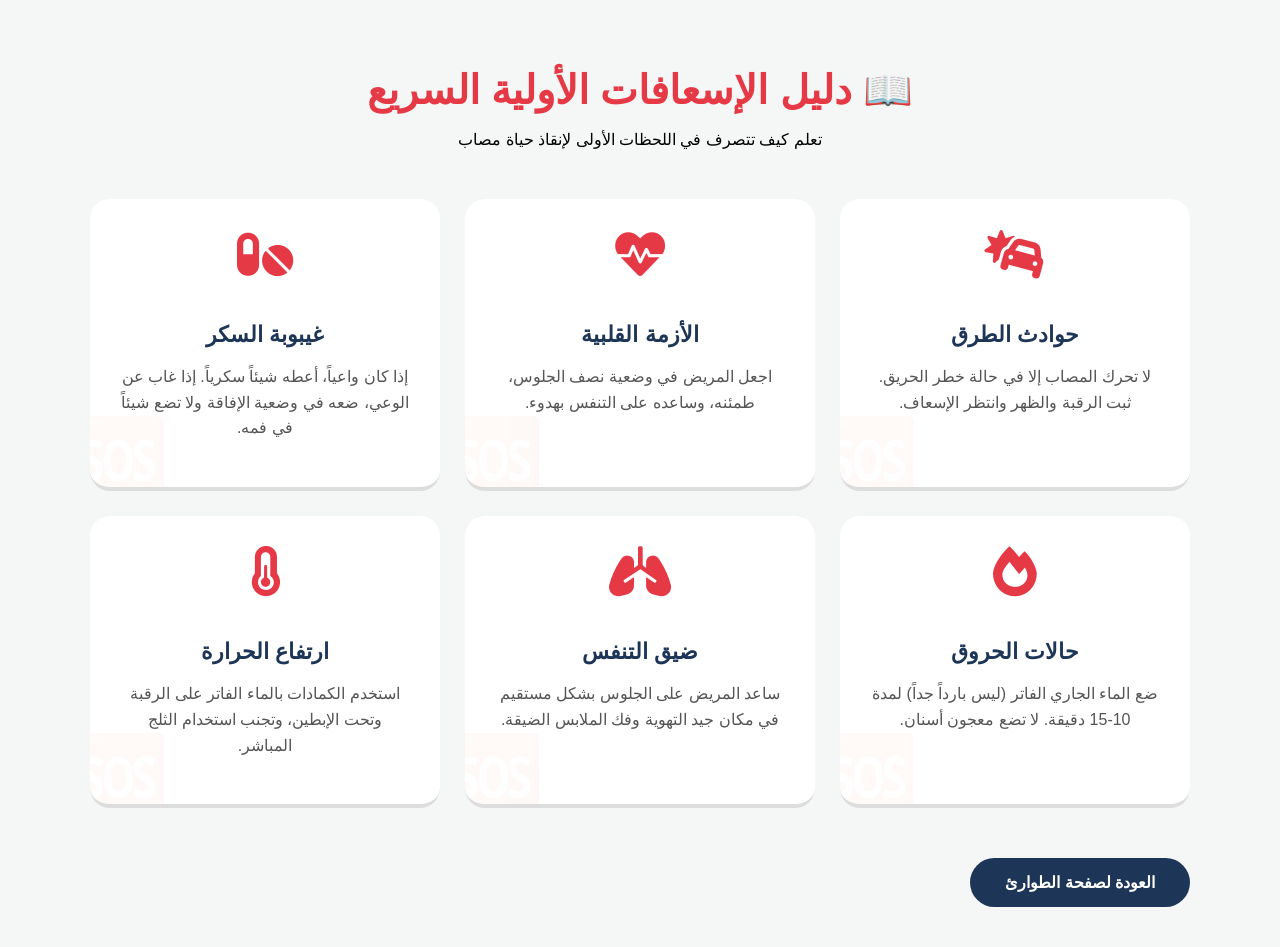
<file: index3.html>
<!DOCTYPE html>
<html lang="ar" dir="rtl">
<head>
    <meta charset="UTF-8">
    <meta name="viewport" content="width=device-width, initial-scale=1.0">
    <title>إرشادات الإسعافات الأولية</title>
    <link rel="stylesheet" href="style3.css">
    <link rel="stylesheet" href="https://cdnjs.cloudflare.com/ajax/libs/font-awesome/6.0.0/css/all.min.css">
</head>
<body>

    <div class="instructions-container">
        <header>
            <h1>📖 دليل الإسعافات الأولية السريع</h1>
            <p>تعلم كيف تتصرف في اللحظات الأولى لإنقاذ حياة مصاب</p>
        </header>

        <div class="cards-grid">
            <div class="info-card red-border">
                <i class="fas fa-car-crash"></i>
                <h3>حوادث الطرق</h3>
                <p>لا تحرك المصاب إلا في حالة خطر الحريق. ثبت الرقبة والظهر وانتظر الإسعاف.</p>
            </div>

            <div class="info-card">
                <i class="fas fa-heartbeat"></i>
                <h3>الأزمة القلبية</h3>
                <p>اجعل المريض في وضعية نصف الجلوس، طمئنه، وساعده على التنفس بهدوء.</p>
            </div>

            <div class="info-card">
                <i class="fas fa-pills"></i>
                <h3>غيبوبة السكر</h3>
                <p>إذا كان واعياً، أعطه شيئاً سكرياً. إذا غاب عن الوعي، ضعه في وضعية الإفاقة ولا تضع شيئاً في فمه.</p>
            </div>

            <div class="info-card">
                <i class="fas fa-fire"></i>
                <h3>حالات الحروق</h3>
                <p>ضع الماء الجاري الفاتر (ليس بارداً جداً) لمدة 10-15 دقيقة. لا تضع معجون أسنان.</p>
            </div>

            <div class="info-card">
                <i class="fas fa-lungs"></i>
                <h3>ضيق التنفس</h3>
                <p>ساعد المريض على الجلوس بشكل مستقيم في مكان جيد التهوية وفك الملابس الضيقة.</p>
            </div>

            <div class="info-card">
                <i class="fas fa-thermometer-half"></i>
                <h3>ارتفاع الحرارة</h3>
                <p>استخدم الكمادات بالماء الفاتر على الرقبة وتحت الإبطين، وتجنب استخدام الثلج المباشر.</p>
            </div>
        </div>

        <footer>
            <a href="index2.html" class="back-btn">العودة لصفحة الطوارئ</a>
        </footer>
    </div>

</body>
</html>
</file>
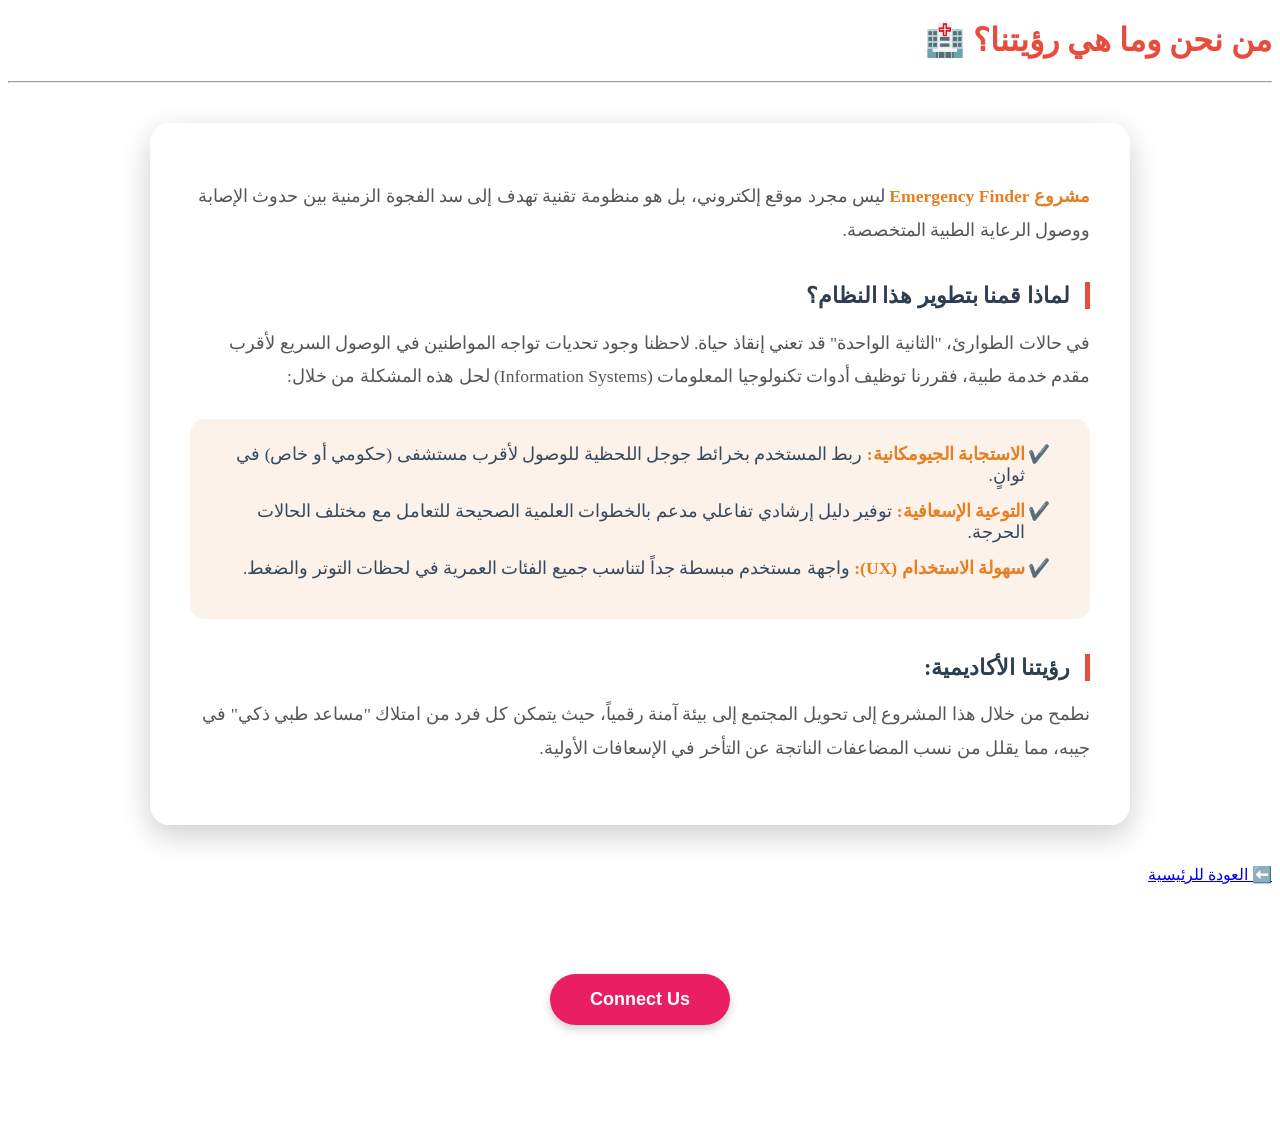
<file: index4.html>
<!DOCTYPE html>
<html lang="ar" dir="rtl">
<head>
    <meta charset="UTF-8">
    <title>لماذا نحن - Emergency Finder</title>
    <link rel="stylesheet" href="style4.css">
</head>
<body>
    <div class="hero-section">
        <div class="about-container">
            <h1 style="color: #e74c3c;">من نحن وما هي رؤيتنا؟ 🏥</h1>
            <hr>
            <div class="about-content">
                <p><strong>مشروع Emergency Finder</strong> ليس مجرد موقع إلكتروني، بل هو منظومة تقنية تهدف إلى سد الفجوة الزمنية بين حدوث الإصابة ووصول الرعاية الطبية المتخصصة.</p>
                
                <h3>لماذا قمنا بتطوير هذا النظام؟</h3>
                <p>في حالات الطوارئ، "الثانية الواحدة" قد تعني إنقاذ حياة. لاحظنا وجود تحديات تواجه المواطنين في الوصول السريع لأقرب مقدم خدمة طبية، فقررنا توظيف أدوات تكنولوجيا المعلومات (Information Systems) لحل هذه المشكلة من خلال:</p>
                
                <ul class="features-list">
                    <li><strong>الاستجابة الجيومكانية:</strong> ربط المستخدم بخرائط جوجل اللحظية للوصول لأقرب مستشفى (حكومي أو خاص) في ثوانٍ.</li>
                    <li><strong>التوعية الإسعافية:</strong> توفير دليل إرشادي تفاعلي مدعم بالخطوات العلمية الصحيحة للتعامل مع مختلف الحالات الحرجة.</li>
                    <li><strong>سهولة الاستخدام (UX):</strong> واجهة مستخدم مبسطة جداً لتناسب جميع الفئات العمرية في لحظات التوتر والضغط.</li>
                </ul>

                <h3>رؤيتنا الأكاديمية:</h3>
                <p>نطمح من خلال هذا المشروع إلى تحويل المجتمع إلى بيئة آمنة رقمياً، حيث يتمكن كل فرد من امتلاك "مساعد طبي ذكي" في جيبه، مما يقلل من نسب المضاعفات الناتجة عن التأخر في الإسعافات الأولية.</p>
            </div>

            <a href="index1.html" class="back-link">⬅️ العودة للرئيسية</a>
        </div>
    </div>
</div> 
    
    <div style="display: flex; justify-content: center; align-items: center; width: 100%; margin-top: 50px; padding-bottom: 50px;">
        <a href="index5.html" style="text-decoration: none;">
            <button type="button" class="connect-btn">Connect Us</button>
        </a>
    </div>

</body>
</html>
</file>
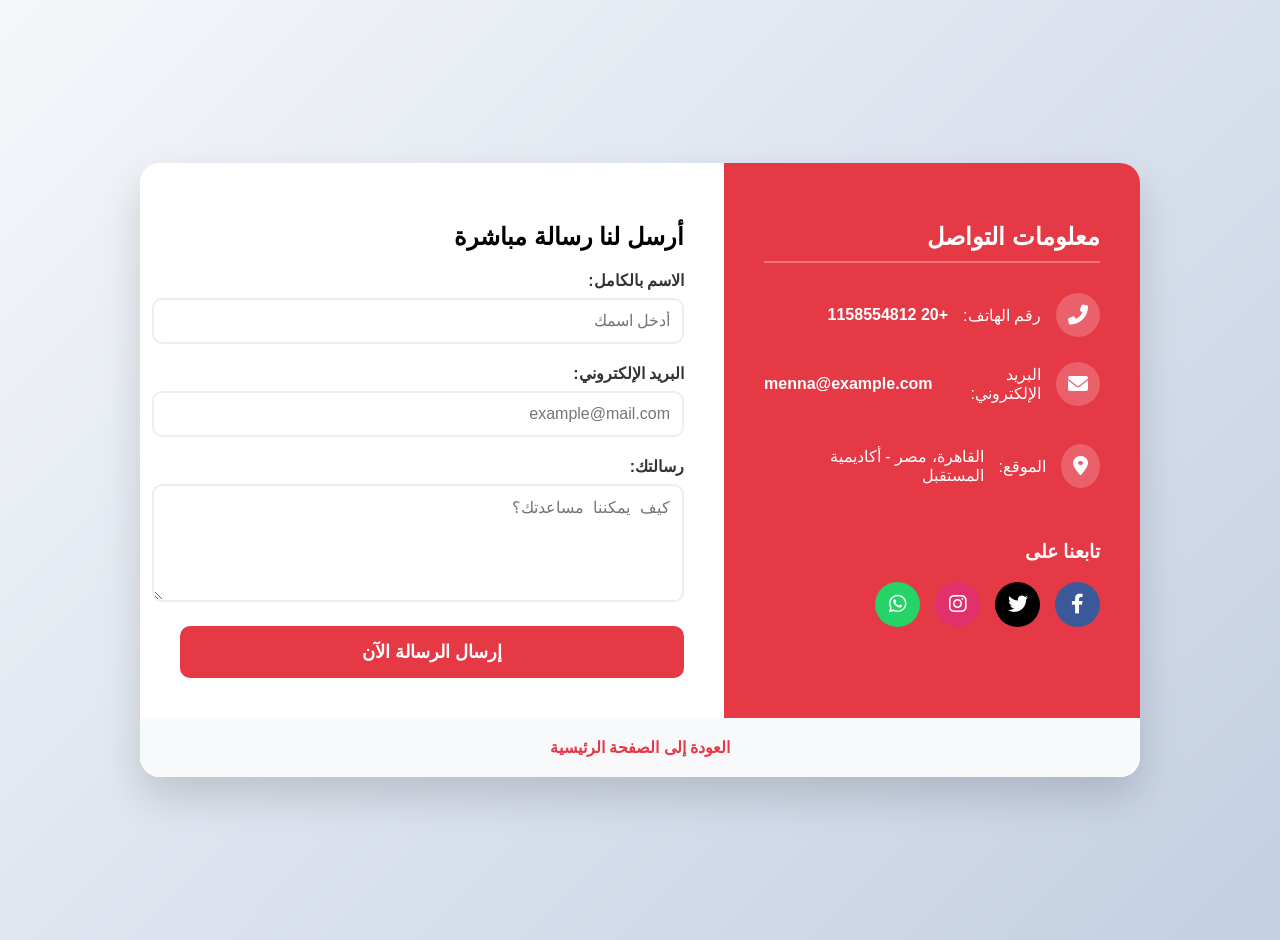
<file: index5.html>
<!DOCTYPE html>
<html lang="ar" dir="rtl">
<head>
    <meta charset="UTF-8">
    <meta name="viewport" content="width=device-width, initial-scale=1.0">
    <title>تواصل معنا - Emergency Finder</title>
    
    <link rel="stylesheet" href="https://cdnjs.cloudflare.com/ajax/libs/font-awesome/6.0.0/css/all.min.css">
    
    <link rel="stylesheet" href="style5.css">
</head>
<body>

    <div class="contact-page-wrapper">
        
        <section class="contact-info-section">
            <h2>معلومات التواصل</h2>
            
            <div class="info-card">
                <i class="fas fa-phone-alt"></i>
                <span>رقم الهاتف:</span>
                <a href="tel:+201158554812">+20 1158554812</a>
            </div>

            <div class="info-card">
                <i class="fas fa-envelope"></i>
                <span>البريد الإلكتروني:</span>
                <a href="mailto:menna@example.com">menna@example.com</a>
            </div>

            <div class="info-card">
                <i class="fas fa-map-marker-alt"></i>
                <span>الموقع:</span>
                <p>القاهرة، مصر - أكاديمية المستقبل</p>
            </div>

            <div class="social-media-links">
                <h3>تابعنا على</h3>
                <div class="social-icons">
                    <a href="#" class="icon-fb"><i class="fab fa-facebook-f"></i></a>
                    <a href="#" class="icon-tw"><i class="fab fa-twitter"></i></a>
                    <a href="#" class="icon-insta"><i class="fab fa-instagram"></i></a>
                    <a href="https://wa.me/201158554812" class="icon-wa"><i class="fab fa-whatsapp"></i></a>
                </div>
            </div>
        </section>

        <section class="contact-form-section">
            <h2>أرسل لنا رسالة مباشرة</h2>
            <form id="contactForm">
                <div class="form-group">
                    <label for="name">الاسم بالكامل:</label>
                    <input type="text" id="name" name="name" placeholder="أدخل اسمك" required>
                </div>

                <div class="form-group">
                    <label for="email">البريد الإلكتروني:</label>
                    <input type="email" id="email" name="email" placeholder="example@mail.com" required>
                </div>

                <div class="form-group">
                    <label for="message">رسالتك:</label>
                    <textarea id="message" name="message" rows="5" placeholder="كيف يمكننا مساعدتك؟" required></textarea>
                </div>

                <button type="submit" class="submit-button">إرسال الرسالة الآن</button>
            </form>
        </section>

        <footer class="page-footer">
            <a href="index1.html" class="back-home-link">العودة إلى الصفحة الرئيسية</a>
        </footer>

    </div>

    <script>
        document.getElementById('contactForm').onsubmit = function(e) {
            e.preventDefault();
            alert('تم استلام رسالتك بنجاح! شكراً لتواصلك معنا.');
            this.reset();
        };
    </script>

</body>
</html>
</file>
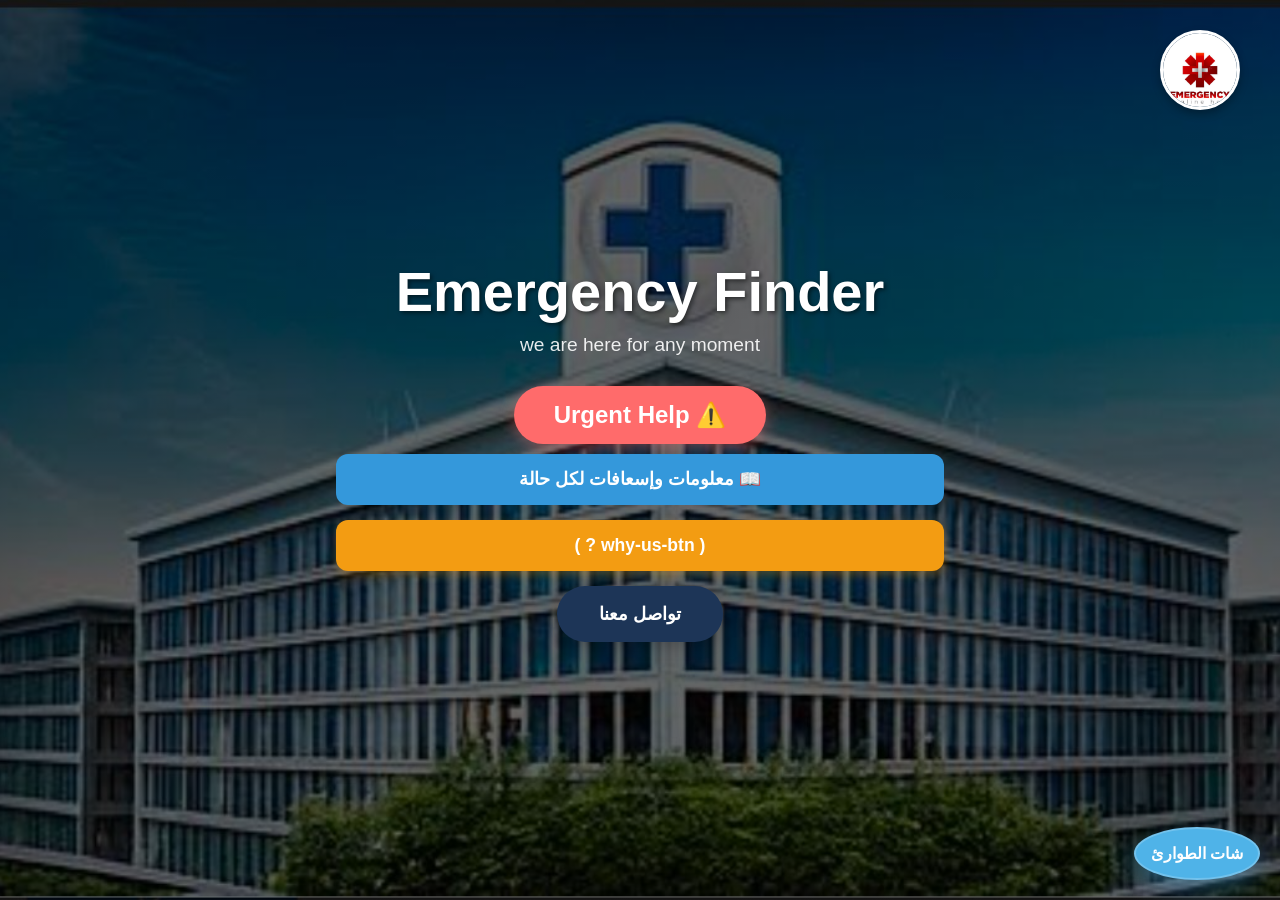
<file: Emergency finder/index1.html>
<!DOCTYPE html>
<html lang="ar" dir="rtl">
<head>
    <meta charset="UTF-8">
    <meta name="viewport" content="width=device-width, initial-scale=1.0">
    <title>مستشفى الطوارئ - الرئيسية</title>
    <link rel="stylesheet" href="style1.css">
</head>
<body>

    <div class="hero-section">
        <div class="logo-container">
            <img src="WhatsApp Image 2026-04-08 at 1.06.27 PM.jpeg" alt="شعار المستشفى" class="logo">
        </div>

        <div class="content">
            <h1> Emergency Finder</h1>
            <p> we are here for any moment</p>
            <a href="register.html" style="text-decoration: none;">
    
    <a href="index2.html" style="text-decoration: none;">
    <button class="emergency-btn">⚠️ Urgent Help</button>
</a>
            
        
       <div class="contact-grid">
   

    
 
    </div>
    <script>
function findNearestHospital() {
    // هذه هي المستشفيات التي حددتها ليتم تضمينها في البحث
    const specialHospitals = "مستشفى كليوباترا، المقاولين العرب، معهد السكر القصر العيني";
    
    // رابط البحث في خرائط جوجل باستخدام الكلمات الدلالية
    // سيقوم جوجل بالبحث عن "مستشفيات" قريبة من موقع المستخدم الحالي
    const googleMapsUrl = `https://www.google.com/maps/search/مستشفيات+قريبة+من+موقعي+${specialHospitals}`;
    
    // فتح الرابط في نافذة جديدة
    window.open(googleMapsUrl, '_blank');
}
</script>
<a href="index3.html" style="text-decoration: none;">
    <button type="button" class="info-btn">
        📖 معلومات وإسعافات لكل حالة
    </button>

</a>
        
        <a href="index4.html" style="text-decoration: none;">
            <button type="button" class="about-btn"> ( why-us-btn ? ) </button>
       <a href="index5.html" class="btn-link">
    <button type="button" class="connect-btn">تواصل معنا</button>
</a>

    </div> </div> <div id="chat-circle" class="btn btn-raised" style="position: fixed; bottom: 20px; right: 20px; background: #4FB3E8; color: white; padding: 15px; border-radius: 50%; cursor: pointer;">
    شات الطوارئ
</div>

<div class="chat-box" id="chat-box" style="display: none; position: fixed; bottom: 80px; right: 20px; width: 300px; height: 400px; background: white; border: 1px solid #ddd; z-index: 1000;">
    <div style="background: #4FB3E8; color: white; padding: 10px;">مساعد Emergency Finder</div>
    <div id="chat-logs" style="height: 300px; overflow-y: auto; padding: 10px;"></div>
    <input type="text" id="chat-input" placeholder="اكتب سؤالك هنا..." style="width: 100%; padding: 10px; border: none; border-top: 1px solid #ddd;">
</div>

<script src="script.js"></script>
</body>
</html>
</file>
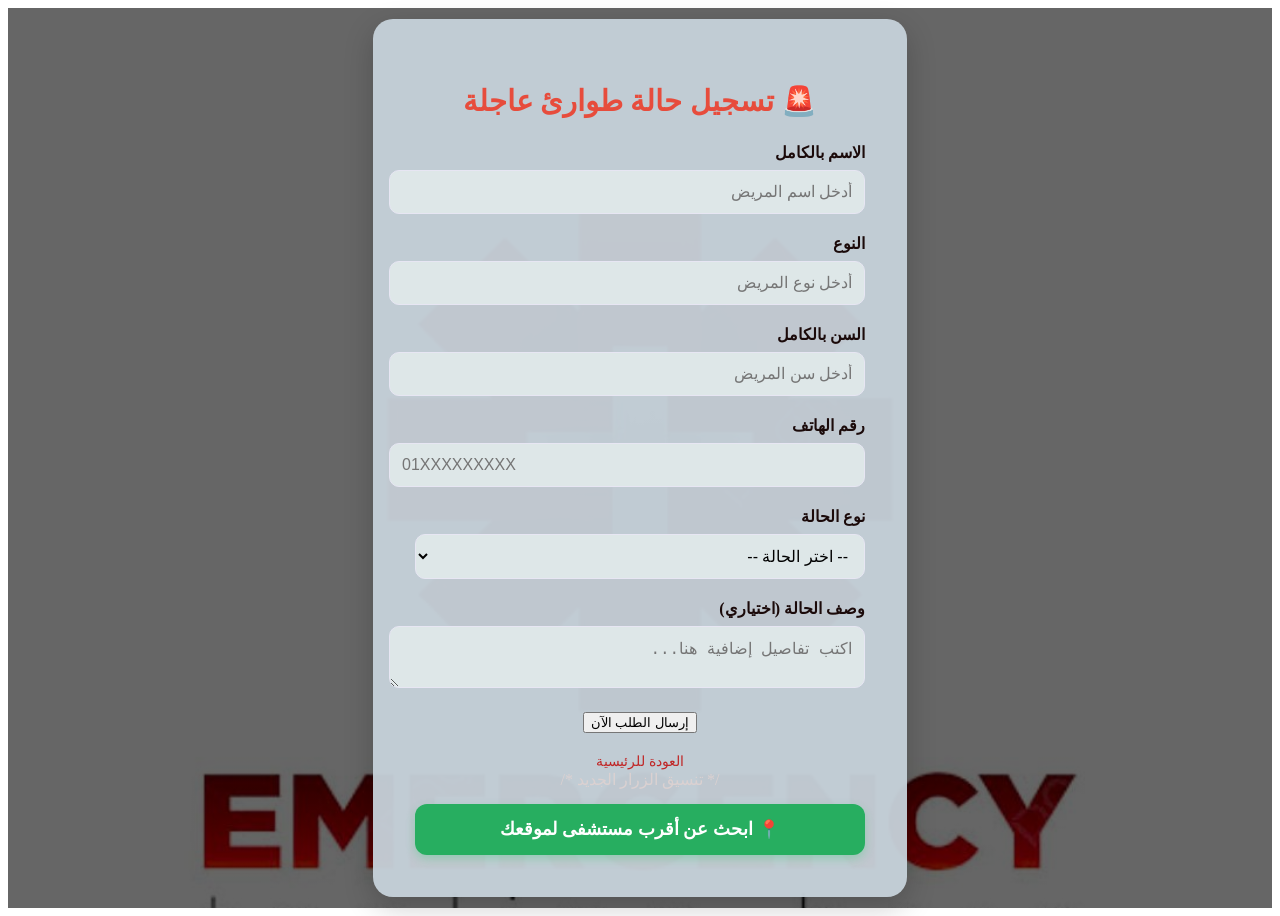
<file: Emergency finder/index2.html>
<!DOCTYPE html>
<html lang="ar" dir="rtl">

<head>
    <meta charset="UTF-8">
    <meta name="viewport" content="width=device-width, initial-scale=1.0">
    <title>تسجيل حالة طوارئ</title>
    <link rel="stylesheet" href="style2.css">
</head>

<body>

    <div class="hero-section">
        <div class="registration-table">

            <h2>🚨 تسجيل حالة طوارئ عاجلة</h2>

            <form>
                <div class="input-group">
                    <label>الاسم بالكامل</label>
                    <input type="text" placeholder="أدخل اسم المريض" required>
                </div>
                <div class="input-group">
                    <label> النوع</label>
                    <input type="text" placeholder="أدخل نوع المريض" required>
                </div>

                <div class="input-group">
                    <label> السن بالكامل</label>
                    <input type="number" placeholder="أدخل سن المريض" required>
                </div>

                <div class="input-group">
                    <label>رقم الهاتف</label>
                    <input type="tel" placeholder="01XXXXXXXXX" required>
                </div>

                <div class="input-group">
                    <label>نوع الحالة</label>
                    <select required>
                        <option value="">-- اختر الحالة --</option>
                        <option>حادث</option>
                        <option>أزمة قلبية</option>
                        <option>إغماء</option>
                        <option>غيبوبه سكر </option>
                        <option>اسيتون</option>
                        <option>ارتفاع حراره </option>
                        <option>حالات الحروق</option>
                        <option>انخفاض ضغط الدم</option>
                        <option>ارتفاع ضغط الدم</option>
                        <option>ضيق تنفس</option>
                    </select>
                </div>

                <div class="input-group">
                    <label>وصف الحالة (اختياري)</label>
                    <textarea placeholder="اكتب تفاصيل إضافية هنا..."></textarea>
                </div>

                <button type="submit" class="emergency-btn">إرسال الطلب الآن</button>
            </form>

            <a href="index1.html" class="back-link">العودة للرئيسية</a>

            /* تنسيق الزرار الجديد */
            <button type="button" class="nearby-btn " onclick="findNearestHospital()">
                📍 ابحث عن أقرب مستشفى لموقعك
            </button>
    </div>


           
        </body>
</html >
</file>
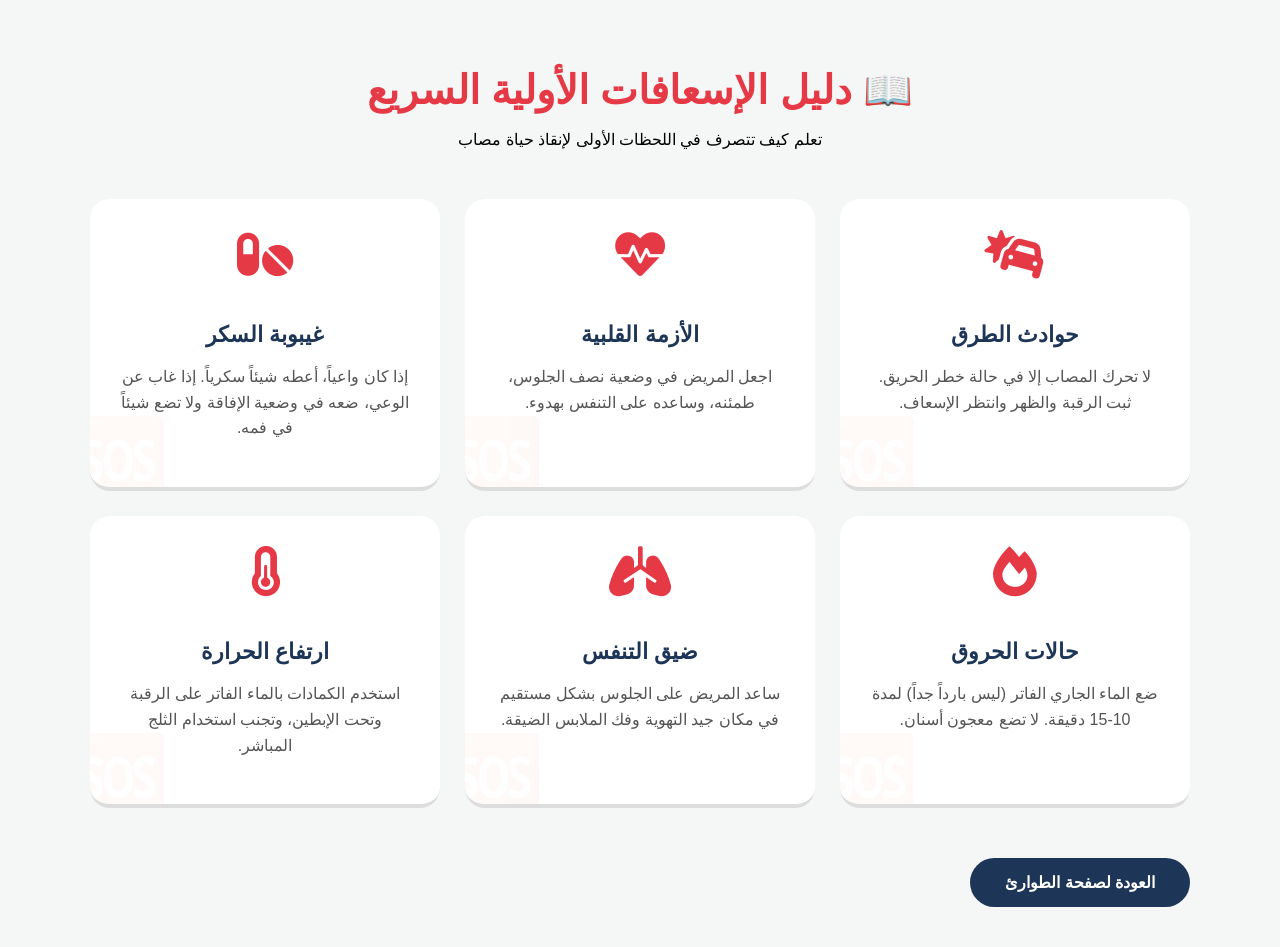
<file: Emergency finder/index3.html>
<!DOCTYPE html>
<html lang="ar" dir="rtl">
<head>
    <meta charset="UTF-8">
    <meta name="viewport" content="width=device-width, initial-scale=1.0">
    <title>إرشادات الإسعافات الأولية</title>
    <link rel="stylesheet" href="style3.css">
    <link rel="stylesheet" href="https://cdnjs.cloudflare.com/ajax/libs/font-awesome/6.0.0/css/all.min.css">
</head>
<body>

    <div class="instructions-container">
        <header>
            <h1>📖 دليل الإسعافات الأولية السريع</h1>
            <p>تعلم كيف تتصرف في اللحظات الأولى لإنقاذ حياة مصاب</p>
        </header>

        <div class="cards-grid">
            <div class="info-card red-border">
                <i class="fas fa-car-crash"></i>
                <h3>حوادث الطرق</h3>
                <p>لا تحرك المصاب إلا في حالة خطر الحريق. ثبت الرقبة والظهر وانتظر الإسعاف.</p>
            </div>

            <div class="info-card">
                <i class="fas fa-heartbeat"></i>
                <h3>الأزمة القلبية</h3>
                <p>اجعل المريض في وضعية نصف الجلوس، طمئنه، وساعده على التنفس بهدوء.</p>
            </div>

            <div class="info-card">
                <i class="fas fa-pills"></i>
                <h3>غيبوبة السكر</h3>
                <p>إذا كان واعياً، أعطه شيئاً سكرياً. إذا غاب عن الوعي، ضعه في وضعية الإفاقة ولا تضع شيئاً في فمه.</p>
            </div>

            <div class="info-card">
                <i class="fas fa-fire"></i>
                <h3>حالات الحروق</h3>
                <p>ضع الماء الجاري الفاتر (ليس بارداً جداً) لمدة 10-15 دقيقة. لا تضع معجون أسنان.</p>
            </div>

            <div class="info-card">
                <i class="fas fa-lungs"></i>
                <h3>ضيق التنفس</h3>
                <p>ساعد المريض على الجلوس بشكل مستقيم في مكان جيد التهوية وفك الملابس الضيقة.</p>
            </div>

            <div class="info-card">
                <i class="fas fa-thermometer-half"></i>
                <h3>ارتفاع الحرارة</h3>
                <p>استخدم الكمادات بالماء الفاتر على الرقبة وتحت الإبطين، وتجنب استخدام الثلج المباشر.</p>
            </div>
        </div>

        <footer>
            <a href="index2.html" class="back-btn">العودة لصفحة الطوارئ</a>
        </footer>
    </div>

</body>
</html>
</file>
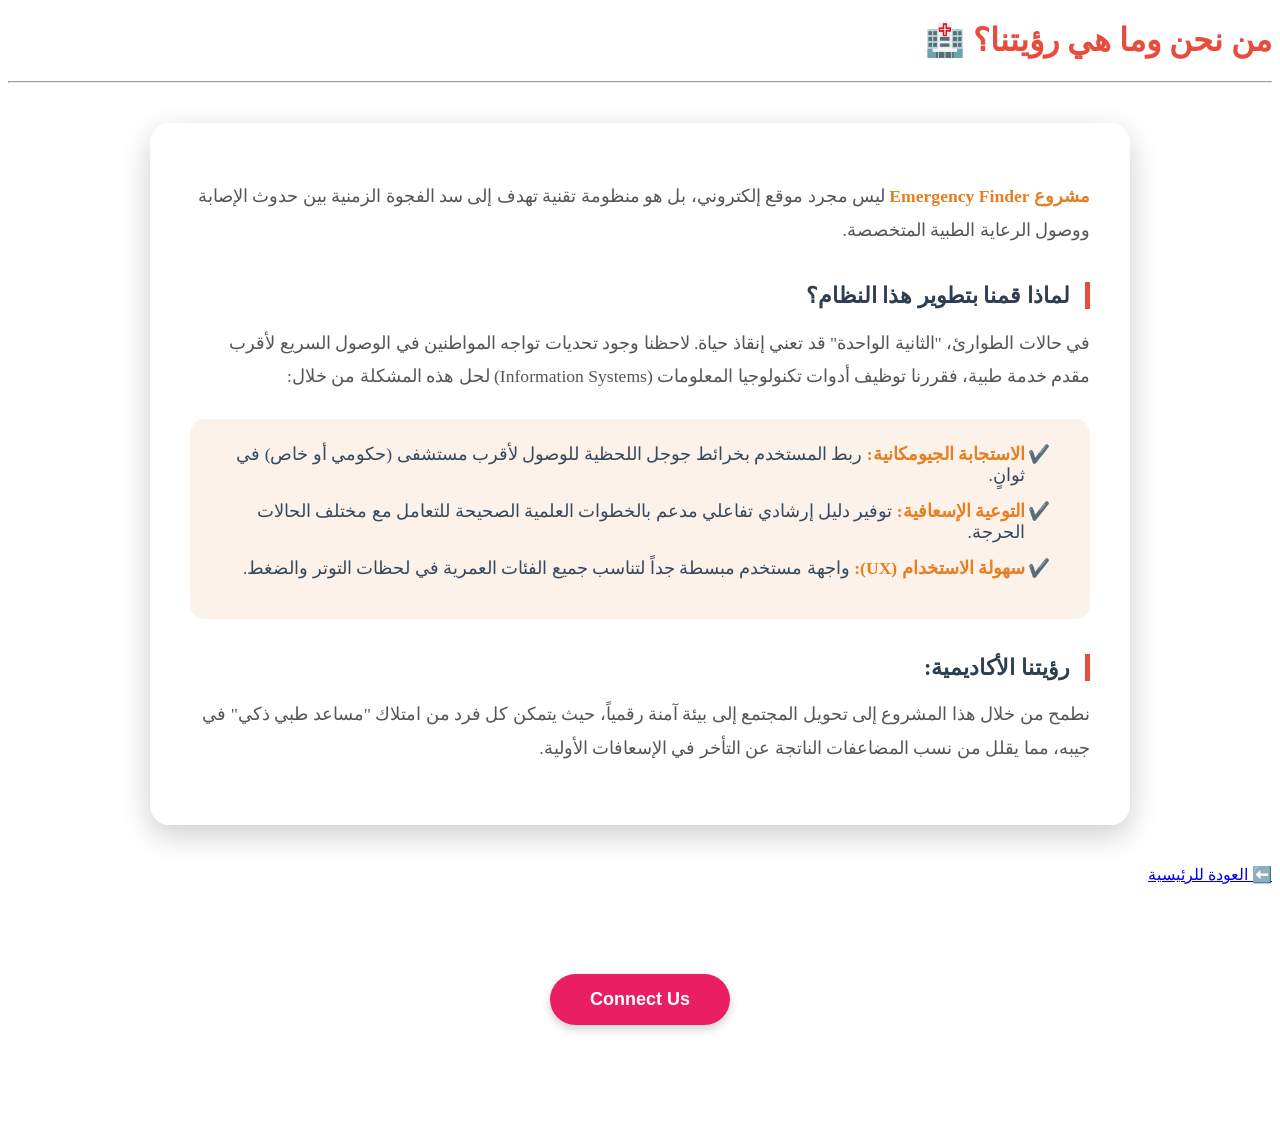
<file: Emergency finder/index4.html>
<!DOCTYPE html>
<html lang="ar" dir="rtl">
<head>
    <meta charset="UTF-8">
    <title>لماذا نحن - Emergency Finder</title>
    <link rel="stylesheet" href="style4.css">
</head>
<body>
    <div class="hero-section">
        <div class="about-container">
            <h1 style="color: #e74c3c;">من نحن وما هي رؤيتنا؟ 🏥</h1>
            <hr>
            <div class="about-content">
                <p><strong>مشروع Emergency Finder</strong> ليس مجرد موقع إلكتروني، بل هو منظومة تقنية تهدف إلى سد الفجوة الزمنية بين حدوث الإصابة ووصول الرعاية الطبية المتخصصة.</p>
                
                <h3>لماذا قمنا بتطوير هذا النظام؟</h3>
                <p>في حالات الطوارئ، "الثانية الواحدة" قد تعني إنقاذ حياة. لاحظنا وجود تحديات تواجه المواطنين في الوصول السريع لأقرب مقدم خدمة طبية، فقررنا توظيف أدوات تكنولوجيا المعلومات (Information Systems) لحل هذه المشكلة من خلال:</p>
                
                <ul class="features-list">
                    <li><strong>الاستجابة الجيومكانية:</strong> ربط المستخدم بخرائط جوجل اللحظية للوصول لأقرب مستشفى (حكومي أو خاص) في ثوانٍ.</li>
                    <li><strong>التوعية الإسعافية:</strong> توفير دليل إرشادي تفاعلي مدعم بالخطوات العلمية الصحيحة للتعامل مع مختلف الحالات الحرجة.</li>
                    <li><strong>سهولة الاستخدام (UX):</strong> واجهة مستخدم مبسطة جداً لتناسب جميع الفئات العمرية في لحظات التوتر والضغط.</li>
                </ul>

                <h3>رؤيتنا الأكاديمية:</h3>
                <p>نطمح من خلال هذا المشروع إلى تحويل المجتمع إلى بيئة آمنة رقمياً، حيث يتمكن كل فرد من امتلاك "مساعد طبي ذكي" في جيبه، مما يقلل من نسب المضاعفات الناتجة عن التأخر في الإسعافات الأولية.</p>
            </div>

            <a href="index1.html" class="back-link">⬅️ العودة للرئيسية</a>
        </div>
    </div>
</div> 
    
    <div style="display: flex; justify-content: center; align-items: center; width: 100%; margin-top: 50px; padding-bottom: 50px;">
        <a href="index5.html" style="text-decoration: none;">
            <button type="button" class="connect-btn">Connect Us</button>
        </a>
    </div>

</body>
</html>
</file>
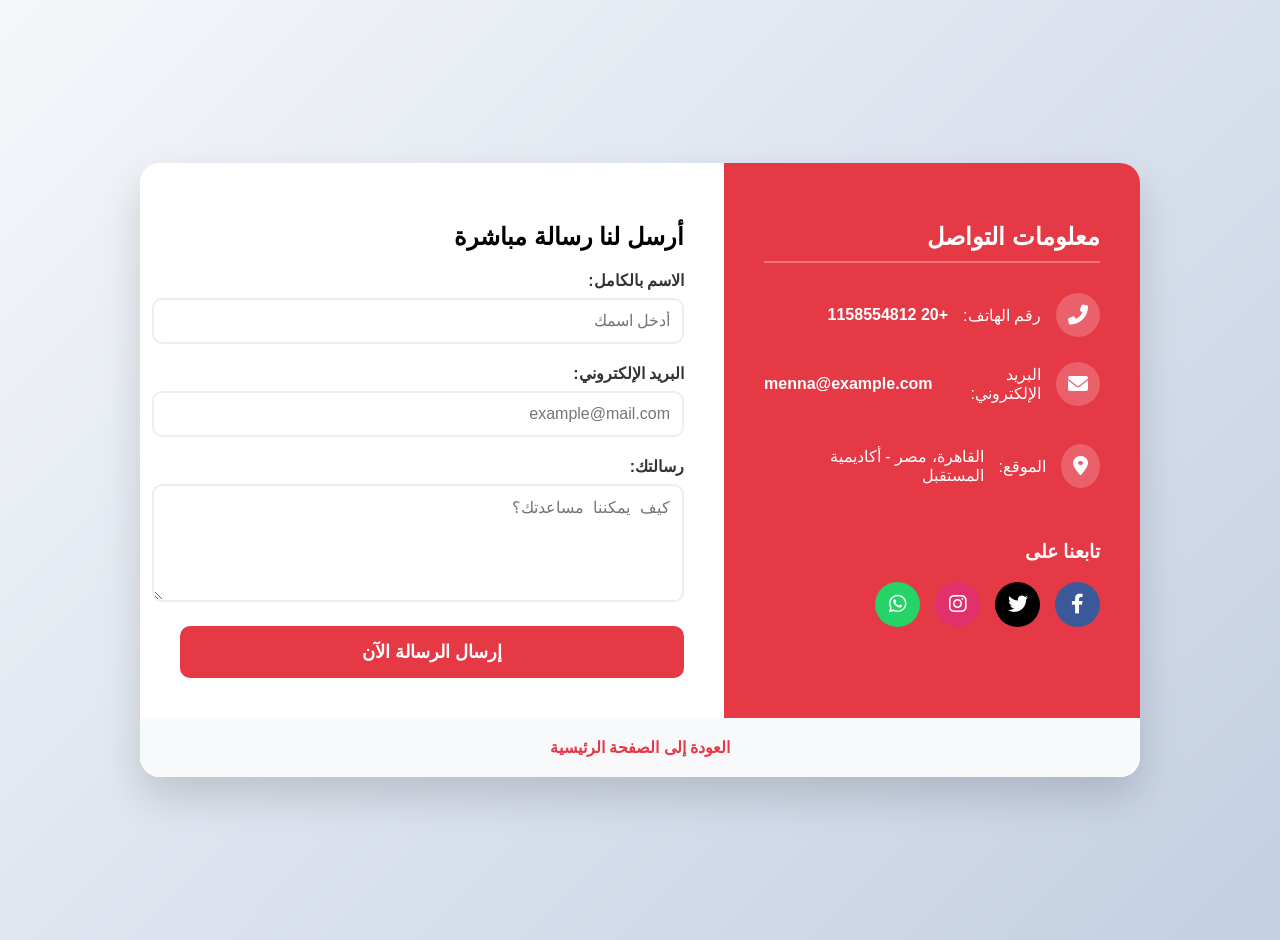
<file: Emergency finder/index5.html>
<!DOCTYPE html>
<html lang="ar" dir="rtl">
<head>
    <meta charset="UTF-8">
    <meta name="viewport" content="width=device-width, initial-scale=1.0">
    <title>تواصل معنا - Emergency Finder</title>
    
    <link rel="stylesheet" href="https://cdnjs.cloudflare.com/ajax/libs/font-awesome/6.0.0/css/all.min.css">
    
    <link rel="stylesheet" href="style5.css">
</head>
<body>

    <div class="contact-page-wrapper">
        
        <section class="contact-info-section">
            <h2>معلومات التواصل</h2>
            
            <div class="info-card">
                <i class="fas fa-phone-alt"></i>
                <span>رقم الهاتف:</span>
                <a href="tel:+201158554812">+20 1158554812</a>
            </div>

            <div class="info-card">
                <i class="fas fa-envelope"></i>
                <span>البريد الإلكتروني:</span>
                <a href="mailto:menna@example.com">menna@example.com</a>
            </div>

            <div class="info-card">
                <i class="fas fa-map-marker-alt"></i>
                <span>الموقع:</span>
                <p>القاهرة، مصر - أكاديمية المستقبل</p>
            </div>

            <div class="social-media-links">
                <h3>تابعنا على</h3>
                <div class="social-icons">
                    <a href="#" class="icon-fb"><i class="fab fa-facebook-f"></i></a>
                    <a href="#" class="icon-tw"><i class="fab fa-twitter"></i></a>
                    <a href="#" class="icon-insta"><i class="fab fa-instagram"></i></a>
                    <a href="https://wa.me/201158554812" class="icon-wa"><i class="fab fa-whatsapp"></i></a>
                </div>
            </div>
        </section>

        <section class="contact-form-section">
            <h2>أرسل لنا رسالة مباشرة</h2>
            <form id="contactForm">
                <div class="form-group">
                    <label for="name">الاسم بالكامل:</label>
                    <input type="text" id="name" name="name" placeholder="أدخل اسمك" required>
                </div>

                <div class="form-group">
                    <label for="email">البريد الإلكتروني:</label>
                    <input type="email" id="email" name="email" placeholder="example@mail.com" required>
                </div>

                <div class="form-group">
                    <label for="message">رسالتك:</label>
                    <textarea id="message" name="message" rows="5" placeholder="كيف يمكننا مساعدتك؟" required></textarea>
                </div>

                <button type="submit" class="submit-button">إرسال الرسالة الآن</button>
            </form>
        </section>

        <footer class="page-footer">
            <a href="index1.html" class="back-home-link">العودة إلى الصفحة الرئيسية</a>
        </footer>

    </div>

    <script>
        document.getElementById('contactForm').onsubmit = function(e) {
            e.preventDefault();
            alert('تم استلام رسالتك بنجاح! شكراً لتواصلك معنا.');
            this.reset();
        };
    </script>

</body>
</html>
</file>
<file: style3.css>
/* إعدادات عامة للنشاط والحيوية */
body {
    font-family: 'Segoe UI', Tahoma, Geneva, Verdana, sans-serif;
    background-color: #f4f7f6;
    margin: 0;
    padding: 40px 20px;
    direction: rtl;
}

.instructions-container {
    max-width: 1100px;
    margin: 0 auto;
}

header {
    text-align: center;
    margin-bottom: 50px;
}

header h1 {
    color: #e63946;
    font-size: 2.5rem;
    margin-bottom: 10px;
}

/* شبكة الكروت */
.cards-grid {
    display: grid;
    grid-template-columns: repeat(auto-fit, minmax(280px, 1fr));
    gap: 25px;
}

/* تنسيق الكارت الأساسي */
.info-card {
    background: #ffffff;
    padding: 30px;
    border-radius: 20px;
    text-align: center;
    border-bottom: 4px solid #ddd;
    transition: all 0.4s cubic-bezier(0.175, 0.885, 0.32, 1.275); /* حركة مرنة */
    cursor: pointer;
    position: relative;
    overflow: hidden;
}

/* --- أهم حاجة: تأثير الهوفر (Hover Effects) --- */

.info-card:hover {
    transform: translateY(-15px); /* يرتفع للأعلى */
    border-bottom: 4px solid #e63946; /* يتغير لون الخط السفلي */
    box-shadow: 0 15px 30px rgba(230, 57, 70, 0.2); /* ظل ناعم ملون */
    background-color: #fffafa;
}

/* تأثير على الأيقونة عند الهوفر */
.info-card i {
    font-size: 50px;
    color: #e63946;
    margin-bottom: 20px;
    transition: transform 0.5s ease;
}

.info-card:hover i {
    transform: scale(1.2) rotate(10deg); /* تكبير مع ميلة خفيفة */
}

/* تنسيق النصوص داخل الكارت */
.info-card h3 {
    color: #1d3557;
    margin-bottom: 15px;
    font-size: 1.4rem;
}

.info-card p {
    color: #555;
    line-height: 1.6;
    font-size: 1rem;
}

/* زر العودة بتنسيق هوفر مختلف */
.back-btn {
    display: inline-block;
    margin-top: 50px;
    padding: 15px 35px;
    background-color: #1d3557;
    color: white;
    text-decoration: none;
    border-radius: 50px;
    font-weight: bold;
    transition: all 0.3s ease;
}

.back-btn:hover {
    background-color: #e63946;
    transform: scale(1.05);
    box-shadow: 0 5px 15px rgba(0,0,0,0.2);
}

/* إضافة لمسة جمالية: علامة مائية خلف الكارت تظهر عند الهوفر */
.info-card::after {
    content: "🆘";
    position: absolute;
    bottom: -20px;
    left: -20px;
    font-size: 80px;
    opacity: 0.03;
    transition: all 0.4s ease;
}

.info-card:hover::after {
    bottom: 10px;
    left: 10px;
    opacity: 0.1;
}

/* للموبايل */
@media (max-width: 600px) {
    header h1 { font-size: 1.8rem; }
}
</file>
<file: style4.css>
/* تنسيق الحاوية الرئيسية للكلام */
.about-content {
    background-color: rgba(255, 255, 255, 0.95); /* خلفية بيضاء شفافة قليلاً */
    padding: 40px;
    border-radius: 20px;
    width: 85%;
    max-width: 900px;
    margin: 40px auto; /* لتوسيط المربع في نص الصفحة */
    text-align: right;
    box-shadow: 0 10px 30px rgba(0, 0, 0, 0.2); /* ظل ناعم */
    direction: rtl; /* للتأكد من الاتجاه من اليمين لليسار */
}

/* تنسيق العنوان الرئيسي */
.about-content h1 {
    color: #e74c3c; /* لون أحمر طوارئ */
    font-size: 2.2rem;
    margin-bottom: 30px;
    display: flex;
    align-items: center;
    justify-content: flex-start;
    gap: 15px; /* مسافة بين الرمز والعنوان */
}

/* تنسيق العناوين الفرعية */
.about-content h3 {
    color: #2c3e50; /* لون كحلي غامق وقور */
    margin-top: 35px;
    margin-bottom: 15px;
    font-size: 1.4rem;
    border-right: 5px solid #e74c3c; /* خط أحمر جانبي */
    padding-right: 15px;
}

/* تنسيق الفقرات */
.about-content p {
    color: #555;
    font-size: 1.1rem;
    line-height: 1.9; /* مسافة بين السطور لسهولة القراءة */
    margin-bottom: 20px;
}

/* تنسيق قائمة المميزات */
.about-content ul.features-list {
    background-color: #fdf2e9; /* خلفية برتقالية فاتحة جداً */
    padding: 25px 40px 25px 20px;
    border-radius: 15px;
    list-style: none; /* إزالة النقط الافتراضية */
    margin: 25px 0;
}

.about-content ul.features-list li {
    margin-bottom: 15px;
    font-size: 1.1rem;
    color: #34495e;
    position: relative;
    padding-right: 25px;
}

/* إضافة أيقونة صح (✔️) قبل كل عنصر في القائمة */
.about-content ul.features-list li::before {
    content: "✔️";
    position: absolute;
    right: 0;
    color: #e67e22; /* لون برتقالي */
}

/* تنسيق النصوص القوية */
.about-content strong {
    color: #e67e22; /* لون برتقالي للنصوص المهمة */
}

/* تنسيق رابط العودة للرئيسية */
.about-content .back-link {
    display: inline-block;
    margin-top: 30px;
    color: #e74c3c;
    text-decoration: none;
    font-weight: bold;
    font-size: 1.1rem;
    transition: 0.3s;
    background-color: transparent;
    border: 2px solid #e74c3c;
    padding: 10px 20px;
    border-radius: 10px;
}

.about-content .back-link:hover {
    background-color: #e74c3c;
    color: white;
    transform: scale(1.05); /* تكبير بسيط عند اللمس */
    box-shadow: 0 5px 15px rgba(231, 76, 60, 0.4);
}
/* تنسيق الزرار الجديد وتوسيطه */
.connect-btn {
    background-color: #e91e63; /* اللون الوردي */
    color: white;
    padding: 15px 40px;
    border: none;
    border-radius: 50px; /* يخليه بيضاوي */
    font-size: 18px;
    font-weight: bold;
    cursor: pointer;
    transition: 0.3s ease;
    box-shadow: 0 4px 10px rgba(0,0,0,0.2);
    display: block; /* مهم جداً عشان التوسيط يشتغل */
    margin: 40px auto; /* auto هي اللي بتجيبه في النص بالظبط */
    text-align: center;
}

/* حركة الزرار لما تقفي عليه */
.connect-btn:hover {
    transform: scale(1.05);
    background-color: #c2185b;
}
</file>
<file: style5.css>
/* إعدادات عامة */
body {
    font-family: 'Segoe UI', Tahoma, Geneva, Verdana, sans-serif;
    background: linear-gradient(135deg, #f5f7fa 0%, #c3cfe2 100%);
    margin: 0;
    padding: 20px;
    display: flex;
    justify-content: center;
    align-items: center;
    min-height: 100vh;
}

.contact-page-wrapper {
    background: #ffffff;
    width: 95%;
    max-width: 1000px;
    display: flex;
    flex-wrap: wrap;
    border-radius: 20px;
    box-shadow: 0 20px 40px rgba(0,0,0,0.15);
    overflow: hidden;
}

/* تنسيق قسم المعلومات (الجانب الأيمن) */
.contact-info-section {
    flex: 1;
    background: #e63946;
    color: white;
    padding: 40px;
    min-width: 300px;
}

.contact-info-section h2 {
    font-size: 24px;
    margin-bottom: 30px;
    border-bottom: 2px solid rgba(255,255,255,0.3);
    padding-bottom: 10px;
}

.info-card {
    display: flex;
    align-items: center;
    gap: 15px;
    margin-bottom: 25px;
    transition: transform 0.3s ease;
}

/* تأثير هوفر على كروت المعلومات */
.info-card:hover {
    transform: translateX(-10px); /* تتحرك لليسار قليلاً */
}

.info-card i {
    font-size: 20px;
    background: rgba(255,255,255,0.2);
    padding: 12px;
    border-radius: 50%;
}

.info-card a {
    color: white;
    text-decoration: none;
    font-weight: bold;
}

/* تنسيق أيقونات السوشيال ميديا */
.social-media-links {
    margin-top: 40px;
}

.social-icons {
    display: flex;
    gap: 15px;
}

.social-icons a {
    width: 45px;
    height: 45px;
    display: flex;
    align-items: center;
    justify-content: center;
    border-radius: 50%;
    color: white;
    font-size: 20px;
    text-decoration: none;
    transition: all 0.4s cubic-bezier(0.175, 0.885, 0.32, 1.275);
}

/* ألوان السوشيال ميديا وتأثير الهوفر */
.icon-fb { background: #3b5998; }
.icon-tw { background: #000000; }
.icon-insta { background: #e1306c; }
.icon-wa { background: #25d366; }

.social-icons a:hover {
    transform: scale(1.2) rotate(360deg); /* تكبير ودوران */
    filter: brightness(1.2);
    box-shadow: 0 10px 20px rgba(0,0,0,0.2);
}

/* أنيميشن النبض للواتساب */
.icon-wa {
    animation: pulse-green 2s infinite;
}

@keyframes pulse-green {
    0% { box-shadow: 0 0 0 0 rgba(37, 211, 102, 0.7); }
    70% { box-shadow: 0 0 0 10px rgba(37, 211, 102, 0); }
    100% { box-shadow: 0 0 0 0 rgba(37, 211, 102, 0); }
}

/* تنسيق قسم الفورم (الجانب الأيسر) */
.contact-form-section {
    flex: 1.5;
    padding: 40px;
    min-width: 300px;
    background: #fff;
}

.form-group {
    margin-bottom: 20px;
}

.form-group label {
    display: block;
    margin-bottom: 8px;
    font-weight: 600;
    color: #333;
}

.form-group input, .form-group textarea {
    width: 100%;
    padding: 12px;
    border: 2px solid #eee;
    border-radius: 10px;
    font-size: 16px;
    transition: all 0.3s ease;
}

.form-group input:focus, .form-group textarea:focus {
    border-color: #e63946;
    background: #fffcfc;
    outline: none;
}

/* تنسيق زر الإرسال مع تأثير الهوفر */
.submit-button {
    width: 100%;
    padding: 15px;
    background: #e63946;
    color: white;
    border: none;
    border-radius: 10px;
    font-size: 18px;
    font-weight: bold;
    cursor: pointer;
    transition: all 0.3s ease;
}

.submit-button:hover {
    background: #1d3557; /* يتغير للون الكحلي عند الهوفر */
    letter-spacing: 1px;
    box-shadow: 0 5px 15px rgba(0,0,0,0.2);
}

/* التذييل والروابط */
.page-footer {
    width: 100%;
    text-align: center;
    padding: 20px;
    background: #f8f9fa;
}

.back-home-link {
    color: #e63946;
    text-decoration: none;
    font-weight: bold;
}

.back-home-link:hover {
    text-decoration: underline;
}

/* جعل التصميم متوافق مع الموبايل */
@media (max-width: 768px) {
    .contact-page-wrapper {
        flex-direction: column;
    }
    .contact-info-section {
        order: 2; /* نجعل المعلومات تحت الفورم في الموبايل */
    }
}
</file>
<file: Emergency finder/style1.css>
/* تنسيقات عامة لتصفير المسافات وضبط الاتجاه */
* {
    margin: 0;
    padding: 0;
    box-sizing: border-box;
    font-family: 'Segoe UI', Tahoma, Geneva, Verdana, sans-serif; /* خط احترافي */
}

/* تنسيقات قسم الخلفية الرئيسي */
.hero-section {
    height: 100vh;
    width: 100%;
    
    /* 1. تعديل الخلفية لتستخدم صورتك الخاصة */
    /* تأكدي من تسمية ملف صورتك "hospital-bg.jpg" ووضعه في نفس المجلد */
    background: linear-gradient(rgba(0, 0, 0, 0.6), rgba(0, 0, 0, 0.6)), /* طبقة داكنة خفيفة ليظهر النص */
                url('WhatsApp\ Image\ 2026-04-08\ at\ 1.06.43\ PM\ \(1\).jpeg') no-repeat center center/cover;
                
    display: flex;
    flex-direction: column;
    align-items: center;
    justify-content: center;
    text-align: center;
    color: white; /* لون النص الافتراضي */
    position: relative; /* ضروري لضبط موقع اللوجو */
}

/* تنسيقات حاوية اللوجو (المكان) */
.logo-container {
    position: absolute;
    top: 30px; /* مسافة من الأعلى */
    right: 40px; /* مسافة من اليمين (على جانب يمين) */
    z-index: 10; /* لضمان ظهوره فوق الخلفية */
}

/* تنسيقات صورة اللوجو لجعلها دائرية */
.logo {
    width: 80px; /* حجم مناسب للوجو */
    height: 80px; /* يجب أن يكون الطول والعرض متساويين للحصول على دائرة مثالية */
    
    /* 2. التعديل الرئيسي: جعل اللوجو مدوراً وقص الخلفية البيضاء */
    border-radius: 50%; /* هذا هو السر في جعلها دائرية */
    
    object-fit: cover; /* لضمان عدم تمدد الصورة داخل الدائرة */
    border: 3px solid white; /* إطار أبيض أنيق حول الدائرة */
    box-shadow: 0 4px 8px rgba(0,0,0,0.3); /* ظل خفيف لإعطاء عمق */
}

/* تنسيقات العناوين والنصوص */
.content h1 {
    font-size: 3.5rem;
    margin-bottom: 10px;
    font-weight: bold;
    text-shadow: 2px 2px 4px rgba(0,0,0,0.5); /* ظل للنص لزيادة الوضوح */
}

.content p {
    font-size: 1.2rem;
    margin-bottom: 30px;
    opacity: 0.9;
}

/* تنسيقات زر الطوارئ (كما في الصورة) */
.emergency-btn {
    background-color: #ff6b6b; /* اللون الوردي المحمر الذي اخترتيه */
    color: white;
    padding: 15px 40px;
    font-size: 1.5rem;
    font-weight: bold;
    border: none;
    border-radius: 50px; /* زر بيضاوي */
    cursor: pointer;
    transition: all 0.3s ease; /* انسيابية التأثيرات */
    box-shadow: 0 4px 15px rgba(255, 107, 107, 0.4); /* ظل للزر */
}

/* تأثير الـ Hover (التحويم) للزر */
.emergency-btn:hover {
    background-color: #ff5252; /* درجة أغمق قليلاً عند الوقوف عليه */
    transform: translateY(-3px) scale(1.05); /* يرتفع قليلاً ويكبر */
    box-shadow: 0 6px 20px rgba(255, 107, 107, 0.6);
}
/* زرار المعلومات الجديد */
.info-btn {
    width: 100%;
    background-color: #3498db; /* لون أزرق مريح */
    color: white;
    padding: 15px;
    margin-top: 10px;
    border: none;
    border-radius: 12px;
    font-size: 1.1rem;
    font-weight: bold;
    cursor: pointer;
    transition: all 0.3s ease;
}

.info-btn:hover {
    background-color: #2980b9;
    box-shadow: 0 0 15px rgba(52, 152, 219, 0.6);
    transform: translateY(-3px);
}

/* حاوية الكروت */
.instructions-container {
    background: rgba(255, 255, 255, 0.95);
    padding: 30px;
    border-radius: 20px;
    width: 90%;
    max-width: 900px; /* عرض أكبر عشان يشيل كروت كتير */
}

.cards-grid {
    display: grid;
    grid-template-columns: repeat(auto-fit, minmax(250px, 1fr)); /* يخليهم جنب بعض أو تحت بعض حسب الشاشة */
    gap: 20px;
    margin-top: 20px;
}

/* تنسيق الكارت الواحد */
.info-card {
    background: #fdfdfd;
    padding: 20px;
    border-radius: 15px;
    border-right: 5px solid #e74c3c; /* خط أحمر جانبي للجمال */
    text-align: right;
    transition: all 0.3s ease;
    box-shadow: 0 4px 6px rgba(0,0,0,0.1);
}

/* تأثير الـ Hover على الكارت */
.info-card:hover {
    transform: scale(1.05);
    box-shadow: 0 10px 20px rgba(0,0,0,0.15);
    background-color: #fff;
    border-right-color: #2ecc71; /* يتغير للأخضر عند اللمس */
}

.info-card h3 {
    color: #2c3e50;
    margin-bottom: 10px;
}

.info-card ul {
    list-style: none;
    font-size: 0.95rem;
    line-height: 1.6;
    color: #555;
}

.info-card li {
    margin-bottom: 8px;
}
/* تنسيق زرار لماذا نحن */
.about-btn {
    width: 100%;             /* ياخد العرض كامل */
    background-color: #f39c12; /* لون برتقالي مميز واحترافي */
    color: white;            /* لون الخط أبيض */
    padding: 15px;           /* مساحة داخلية عشان الكلام ميبقاش لازق */
    margin-top: 15px;        /* مسافة عن الزرار اللي فوقه */
    font-size: 1.1rem;       /* حجم خط واضح */
    font-weight: bold;       /* خط عريض */
    border: none;            /* إزالة الإطار الافتراضي */
    border-radius: 12px;     /* حواف ناعمة ومدورة */
    cursor: pointer;         /* تغيير شكل الماوس */
    transition: all 0.3s ease; /* انسيابية في الحركة */
    box-shadow: 0 4px 10px rgba(243, 156, 18, 0.3); /* ظل برتقالي خفيف */
}

/* تأثير الـ Hover (لما الماوس يلمس الزرار) */
.about-btn:hover {
    background-color: #e67e22; /* يغمق سنة */
    transform: translateY(-5px); /* يترفع لفوق 5 بكسل */
    box-shadow: 0 8px 20px rgba(230, 126, 34, 0.5); /* نور برتقالي أقوى */
}
/* 1. تنسيق زر الدائرة (شات الطوارئ) مع تأثير الحركة */
#chat-circle {
    position: fixed;
    bottom: 25px;
    right: 25px;
    background: linear-gradient(135deg, #4FB3E8, #1d3557);
    color: white;
    padding: 15px 25px;
    border-radius: 50px;
    cursor: pointer;
    box-shadow: 0 10px 25px rgba(79, 179, 232, 0.4);
    font-weight: bold;
    transition: all 0.4s cubic-bezier(0.175, 0.885, 0.32, 1.275);
    z-index: 1000;
    border: 2px solid rgba(255,255,255,0.2);
}

/* تأثير الهوفر - الزرار يكبر ويتحرك */
#chat-circle:hover {
    transform: scale(1.1) translateY(-5px);
    box-shadow: 0 15px 30px rgba(79, 179, 232, 0.6);
    background: linear-gradient(135deg, #e63946, #4FB3E8); /* يغير لونه للأحمر خفيف */
}

/* 2. تنسيق صندوق الشات (توسيع المساحة) */
.chat-box {
    position: fixed;
    bottom: 90px;
    right: 25px;
    width: 350px; /* زودنا العرض عشان الكلام ميبقاش ضيق */
    max-height: 500px;
    background: #ffffff;
    border-radius: 20px;
    box-shadow: 0 15px 40px rgba(0,0,0,0.2);
    display: none; /* بيفتح بالـ JS */
    flex-direction: column;
    overflow: hidden;
    z-index: 1000;
    border: 1px solid #eee;
}

/* 3. منطقة الرسائل (logs) */
#chat-logs {
    flex: 1;
    padding: 20px;
    overflow-y: auto;
    background-color: #f9f9f9;
    display: flex;
    flex-direction: column;
    gap: 15px; /* مسافة بين الرسائل */
}

/* 4. تنسيق فقاعات الكلام (Messages) */
.user-msg, .bot-msg {
    max-width: 85%;
    padding: 12px 18px;
    border-radius: 15px;
    font-size: 15px;
    line-height: 1.5; /* مسافة بين السطور عشان الكلام ميبقاش ملزق */
    word-wrap: break-word;
}

.user-msg {
    background: #4FB3E8;
    color: white;
    align-self: flex-end;
    border-bottom-right-radius: 2px;
}

.bot-msg {
    background: #ffffff;
    color: #333;
    align-self: flex-start;
    border-bottom-left-radius: 2px;
    box-shadow: 0 2px 5px rgba(0,0,0,0.05);
    border: 1px solid #eee;
}

/* 5. منطقة الإدخال (Input) */
#chat-input {
    width: 100%;
    padding: 15px 20px;
    border: none;
    border-top: 1px solid #eee;
    font-size: 16px;
    outline: none;
    background: #fff;
}

#chat-input:focus {
    background: #fdfdfd;
}
/* تنسيق زر تواصل معنا */
.connect-btn {
    background-color: #1d3557; /* لون كحلي فخم */
    color: white;
    padding: 15px 40px;
    font-size: 18px;
    font-weight: bold;
    border-radius: 50px; /* شكل بيضاوي متناسق */
    border: 2px solid transparent;
    cursor: pointer;
    transition: all 0.4s ease; /* سرعة الحركة */
    box-shadow: 0 4px 15px rgba(0, 0, 0, 0.2);
    display: inline-block;
    margin-top: 15px;
    font-family: 'Segoe UI', Tahoma, Geneva, Verdana, sans-serif;
}

/* تأثير الهوفر الاحترافي */
.connect-btn:hover {
    background-color: #4FB3E8; /* يقلب لبني سماوي */
    color: #1d3557; /* لون الخط يغمق */
    transform: translateY(-5px) scale(1.05); /* يترفع لفوق ويكبر سنة */
    box-shadow: 0 8px 25px rgba(79, 179, 232, 0.5);
    border-color: #1d3557;
}

/* إلغاء أي خط تحت اللينك */
.btn-link {
    text-decoration: none !important;
}
</file>
<file: Emergency finder/style2.css>
/* تنسيق الحاوية (الجدول) */
.registration-table {
    background: rgba(199, 210, 219, 0.95); /* لون أبيض مريح */
    padding: 40px;
    border-radius: 20px;
    width: 450px;
    box-shadow: 0 10px 30px rgba(0, 0, 0, 0.2); /* ظل طبيعي */
    transition: all 0.4s ease; /* انسيابية التأثير */
    color: #dbd1d1;
    border: 2px solid transparent;
}

/* تأثير الـ Hover (الينور) عند لمس الجدول */
.registration-table:hover {
    transform: translateY(-5px); /* يرتفع قليلاً */
    border-color: #ff6b6b; /* يظهر إطار أحمر خفيف */
    box-shadow: 0 0 25px rgba(255, 107, 107, 0.6); /* تأثير الإنارة (Glow) */
}

.registration-table h2 {
    color: #e74c3c;
    margin-bottom: 25px;
    font-size: 1.8rem;
}

/* تنسيق المجموعات (البيانات تحت بعض) */
.input-group {
    text-align: right;
    margin-bottom: 20px;
}

.input-group label {
    display: block;
    font-weight: bold;
    margin-bottom: 8px;
    color: #1b0a0a;
}

.input-group input, 
.input-group select, 
.input-group textarea {
    width: 100%;
    padding: 12px;
    border: 1px solid #e7e6f3;
    border-radius: 10px;
    font-size: 1rem;
    background: #dee7e8;
    transition: 0.3s;
}

/* تأثير عند الضغط داخل الخانات */
.input-group input:focus, 
.input-group select:focus {
    border-color: #ff6b6b;
    background: #838fb5;
    outline: none;
}

.back-link {
    display: block;
    margin-top: 20px;
    color: #c02626;
    text-decoration: none;
    font-size: 0.9rem;
}

.back-link:hover {
    color: #e74c3c;
    text-decoration: underline;
}

.hero-section {
    height: 100vh;
    width: 100%;
    /* تأكدي إن اسم الصورة هنا هو نفس اسم صورتك اللي في الفولدر */
    background: linear-gradient(rgba(0, 0, 0, 0.6), rgba(0, 0, 0, 0.6)), 
                url(WhatsApp\ Image\ 2026-04-08\ at\ 1.06.27\ PM.jpeg) no-repeat center center/cover;
                
    /* الأسطر اللي بتخلي المربع في النص بالظبط */
    display: flex;             
    justify-content: center;   
    align-items: center;       
    
    position: relative;
    text-align: center;
}
.nearby-hospital-btn {
    width: 100%;
    background-color: #2ecc71; /* لون أخضر يرمز للمساعدة والخرائط */
    color: white;
    padding: 12px;
    margin-top: 10px;
    border: none;
    border-radius: 10px;
    font-size: 1.1rem;
    font-weight: bold;
    cursor: pointer;
    transition: 0.3s;
    box-shadow: 0 4px 10px rgba(46, 204, 113, 0.3);
}
/* تنسيق الزرار الجديد */
.nearby-btn {
    width: 100%;
    background-color: #27ae60; /* أخضر طبي */
    color: white;
    padding: 15px;
    margin-top: 15px;
    border: none;
    border-radius: 12px;
    font-size: 1.1rem;
    font-weight: bold;
    cursor: pointer;
    transition: all 0.3s ease; /* سرعة الحركة */
    box-shadow: 0 4px 10px rgba(46, 204, 113, 0.3); /* ظل خفيف */
}

/* تأثير الـ Hover (لما الماوس يلمسه) */
.nearby-btn:hover {
    background-color: #2ecc71; /* يفتحّ شوية */
    transform: translateY(-5px); /* يرتفع لفوق */
    box-shadow: 0 8px 20px rgba(46, 204, 113, 0.6); /* ينور أخضر قوي */
}

/* تأثير لما تدوسي عليه بصباعك أو بالماوس */
.nearby-btn:active {
    transform: translateY(-2px);
    box-shadow: 0 4px 10px rgba(46, 204, 113, 0.4);
}
/* تنسيق زرار لماذا نحن */
.why-us-btn {
    width: 100%;
    background-color: #f39c12; /* لون برتقالي احترافي */
    color: white;
    padding: 15px;
    margin-top: 15px;
    border: none;
    border-radius: 12px;
    font-size: 1.1rem;
    font-weight: bold;
    cursor: pointer;
    transition: all 0.3s ease-in-out;
    box-shadow: 0 4px 10px rgba(243, 156, 18, 0.3);
    text-align: center;
}

/* تأثير الـ Hover (لما الماوس يلمسه) */
.why-us-btn:hover {
    background-color: #e67e22; /* يغمق سنة */
    transform: translateY(-5px) scale(1.02); /* يترفع لفوق ويكبر شوية */
    box-shadow: 0 8px 20px rgba(230, 126, 34, 0.5); /* نور برتقالي قوي */
}

/* تأثير لما تدوسي عليه */
.why-us-btn:active {
    transform: translateY(-2px);
}
</file>
<file: Emergency finder/style3.css>
/* إعدادات عامة للنشاط والحيوية */
body {
    font-family: 'Segoe UI', Tahoma, Geneva, Verdana, sans-serif;
    background-color: #f4f7f6;
    margin: 0;
    padding: 40px 20px;
    direction: rtl;
}

.instructions-container {
    max-width: 1100px;
    margin: 0 auto;
}

header {
    text-align: center;
    margin-bottom: 50px;
}

header h1 {
    color: #e63946;
    font-size: 2.5rem;
    margin-bottom: 10px;
}

/* شبكة الكروت */
.cards-grid {
    display: grid;
    grid-template-columns: repeat(auto-fit, minmax(280px, 1fr));
    gap: 25px;
}

/* تنسيق الكارت الأساسي */
.info-card {
    background: #ffffff;
    padding: 30px;
    border-radius: 20px;
    text-align: center;
    border-bottom: 4px solid #ddd;
    transition: all 0.4s cubic-bezier(0.175, 0.885, 0.32, 1.275); /* حركة مرنة */
    cursor: pointer;
    position: relative;
    overflow: hidden;
}

/* --- أهم حاجة: تأثير الهوفر (Hover Effects) --- */

.info-card:hover {
    transform: translateY(-15px); /* يرتفع للأعلى */
    border-bottom: 4px solid #e63946; /* يتغير لون الخط السفلي */
    box-shadow: 0 15px 30px rgba(230, 57, 70, 0.2); /* ظل ناعم ملون */
    background-color: #fffafa;
}

/* تأثير على الأيقونة عند الهوفر */
.info-card i {
    font-size: 50px;
    color: #e63946;
    margin-bottom: 20px;
    transition: transform 0.5s ease;
}

.info-card:hover i {
    transform: scale(1.2) rotate(10deg); /* تكبير مع ميلة خفيفة */
}

/* تنسيق النصوص داخل الكارت */
.info-card h3 {
    color: #1d3557;
    margin-bottom: 15px;
    font-size: 1.4rem;
}

.info-card p {
    color: #555;
    line-height: 1.6;
    font-size: 1rem;
}

/* زر العودة بتنسيق هوفر مختلف */
.back-btn {
    display: inline-block;
    margin-top: 50px;
    padding: 15px 35px;
    background-color: #1d3557;
    color: white;
    text-decoration: none;
    border-radius: 50px;
    font-weight: bold;
    transition: all 0.3s ease;
}

.back-btn:hover {
    background-color: #e63946;
    transform: scale(1.05);
    box-shadow: 0 5px 15px rgba(0,0,0,0.2);
}

/* إضافة لمسة جمالية: علامة مائية خلف الكارت تظهر عند الهوفر */
.info-card::after {
    content: "🆘";
    position: absolute;
    bottom: -20px;
    left: -20px;
    font-size: 80px;
    opacity: 0.03;
    transition: all 0.4s ease;
}

.info-card:hover::after {
    bottom: 10px;
    left: 10px;
    opacity: 0.1;
}

/* للموبايل */
@media (max-width: 600px) {
    header h1 { font-size: 1.8rem; }
}
</file>
<file: Emergency finder/style4.css>
/* تنسيق الحاوية الرئيسية للكلام */
.about-content {
    background-color: rgba(255, 255, 255, 0.95); /* خلفية بيضاء شفافة قليلاً */
    padding: 40px;
    border-radius: 20px;
    width: 85%;
    max-width: 900px;
    margin: 40px auto; /* لتوسيط المربع في نص الصفحة */
    text-align: right;
    box-shadow: 0 10px 30px rgba(0, 0, 0, 0.2); /* ظل ناعم */
    direction: rtl; /* للتأكد من الاتجاه من اليمين لليسار */
}

/* تنسيق العنوان الرئيسي */
.about-content h1 {
    color: #e74c3c; /* لون أحمر طوارئ */
    font-size: 2.2rem;
    margin-bottom: 30px;
    display: flex;
    align-items: center;
    justify-content: flex-start;
    gap: 15px; /* مسافة بين الرمز والعنوان */
}

/* تنسيق العناوين الفرعية */
.about-content h3 {
    color: #2c3e50; /* لون كحلي غامق وقور */
    margin-top: 35px;
    margin-bottom: 15px;
    font-size: 1.4rem;
    border-right: 5px solid #e74c3c; /* خط أحمر جانبي */
    padding-right: 15px;
}

/* تنسيق الفقرات */
.about-content p {
    color: #555;
    font-size: 1.1rem;
    line-height: 1.9; /* مسافة بين السطور لسهولة القراءة */
    margin-bottom: 20px;
}

/* تنسيق قائمة المميزات */
.about-content ul.features-list {
    background-color: #fdf2e9; /* خلفية برتقالية فاتحة جداً */
    padding: 25px 40px 25px 20px;
    border-radius: 15px;
    list-style: none; /* إزالة النقط الافتراضية */
    margin: 25px 0;
}

.about-content ul.features-list li {
    margin-bottom: 15px;
    font-size: 1.1rem;
    color: #34495e;
    position: relative;
    padding-right: 25px;
}

/* إضافة أيقونة صح (✔️) قبل كل عنصر في القائمة */
.about-content ul.features-list li::before {
    content: "✔️";
    position: absolute;
    right: 0;
    color: #e67e22; /* لون برتقالي */
}

/* تنسيق النصوص القوية */
.about-content strong {
    color: #e67e22; /* لون برتقالي للنصوص المهمة */
}

/* تنسيق رابط العودة للرئيسية */
.about-content .back-link {
    display: inline-block;
    margin-top: 30px;
    color: #e74c3c;
    text-decoration: none;
    font-weight: bold;
    font-size: 1.1rem;
    transition: 0.3s;
    background-color: transparent;
    border: 2px solid #e74c3c;
    padding: 10px 20px;
    border-radius: 10px;
}

.about-content .back-link:hover {
    background-color: #e74c3c;
    color: white;
    transform: scale(1.05); /* تكبير بسيط عند اللمس */
    box-shadow: 0 5px 15px rgba(231, 76, 60, 0.4);
}
/* تنسيق الزرار الجديد وتوسيطه */
.connect-btn {
    background-color: #e91e63; /* اللون الوردي */
    color: white;
    padding: 15px 40px;
    border: none;
    border-radius: 50px; /* يخليه بيضاوي */
    font-size: 18px;
    font-weight: bold;
    cursor: pointer;
    transition: 0.3s ease;
    box-shadow: 0 4px 10px rgba(0,0,0,0.2);
    display: block; /* مهم جداً عشان التوسيط يشتغل */
    margin: 40px auto; /* auto هي اللي بتجيبه في النص بالظبط */
    text-align: center;
}

/* حركة الزرار لما تقفي عليه */
.connect-btn:hover {
    transform: scale(1.05);
    background-color: #c2185b;
}
</file>
<file: Emergency finder/style5.css>
/* إعدادات عامة */
body {
    font-family: 'Segoe UI', Tahoma, Geneva, Verdana, sans-serif;
    background: linear-gradient(135deg, #f5f7fa 0%, #c3cfe2 100%);
    margin: 0;
    padding: 20px;
    display: flex;
    justify-content: center;
    align-items: center;
    min-height: 100vh;
}

.contact-page-wrapper {
    background: #ffffff;
    width: 95%;
    max-width: 1000px;
    display: flex;
    flex-wrap: wrap;
    border-radius: 20px;
    box-shadow: 0 20px 40px rgba(0,0,0,0.15);
    overflow: hidden;
}

/* تنسيق قسم المعلومات (الجانب الأيمن) */
.contact-info-section {
    flex: 1;
    background: #e63946;
    color: white;
    padding: 40px;
    min-width: 300px;
}

.contact-info-section h2 {
    font-size: 24px;
    margin-bottom: 30px;
    border-bottom: 2px solid rgba(255,255,255,0.3);
    padding-bottom: 10px;
}

.info-card {
    display: flex;
    align-items: center;
    gap: 15px;
    margin-bottom: 25px;
    transition: transform 0.3s ease;
}

/* تأثير هوفر على كروت المعلومات */
.info-card:hover {
    transform: translateX(-10px); /* تتحرك لليسار قليلاً */
}

.info-card i {
    font-size: 20px;
    background: rgba(255,255,255,0.2);
    padding: 12px;
    border-radius: 50%;
}

.info-card a {
    color: white;
    text-decoration: none;
    font-weight: bold;
}

/* تنسيق أيقونات السوشيال ميديا */
.social-media-links {
    margin-top: 40px;
}

.social-icons {
    display: flex;
    gap: 15px;
}

.social-icons a {
    width: 45px;
    height: 45px;
    display: flex;
    align-items: center;
    justify-content: center;
    border-radius: 50%;
    color: white;
    font-size: 20px;
    text-decoration: none;
    transition: all 0.4s cubic-bezier(0.175, 0.885, 0.32, 1.275);
}

/* ألوان السوشيال ميديا وتأثير الهوفر */
.icon-fb { background: #3b5998; }
.icon-tw { background: #000000; }
.icon-insta { background: #e1306c; }
.icon-wa { background: #25d366; }

.social-icons a:hover {
    transform: scale(1.2) rotate(360deg); /* تكبير ودوران */
    filter: brightness(1.2);
    box-shadow: 0 10px 20px rgba(0,0,0,0.2);
}

/* أنيميشن النبض للواتساب */
.icon-wa {
    animation: pulse-green 2s infinite;
}

@keyframes pulse-green {
    0% { box-shadow: 0 0 0 0 rgba(37, 211, 102, 0.7); }
    70% { box-shadow: 0 0 0 10px rgba(37, 211, 102, 0); }
    100% { box-shadow: 0 0 0 0 rgba(37, 211, 102, 0); }
}

/* تنسيق قسم الفورم (الجانب الأيسر) */
.contact-form-section {
    flex: 1.5;
    padding: 40px;
    min-width: 300px;
    background: #fff;
}

.form-group {
    margin-bottom: 20px;
}

.form-group label {
    display: block;
    margin-bottom: 8px;
    font-weight: 600;
    color: #333;
}

.form-group input, .form-group textarea {
    width: 100%;
    padding: 12px;
    border: 2px solid #eee;
    border-radius: 10px;
    font-size: 16px;
    transition: all 0.3s ease;
}

.form-group input:focus, .form-group textarea:focus {
    border-color: #e63946;
    background: #fffcfc;
    outline: none;
}

/* تنسيق زر الإرسال مع تأثير الهوفر */
.submit-button {
    width: 100%;
    padding: 15px;
    background: #e63946;
    color: white;
    border: none;
    border-radius: 10px;
    font-size: 18px;
    font-weight: bold;
    cursor: pointer;
    transition: all 0.3s ease;
}

.submit-button:hover {
    background: #1d3557; /* يتغير للون الكحلي عند الهوفر */
    letter-spacing: 1px;
    box-shadow: 0 5px 15px rgba(0,0,0,0.2);
}

/* التذييل والروابط */
.page-footer {
    width: 100%;
    text-align: center;
    padding: 20px;
    background: #f8f9fa;
}

.back-home-link {
    color: #e63946;
    text-decoration: none;
    font-weight: bold;
}

.back-home-link:hover {
    text-decoration: underline;
}

/* جعل التصميم متوافق مع الموبايل */
@media (max-width: 768px) {
    .contact-page-wrapper {
        flex-direction: column;
    }
    .contact-info-section {
        order: 2; /* نجعل المعلومات تحت الفورم في الموبايل */
    }
}
</file>
